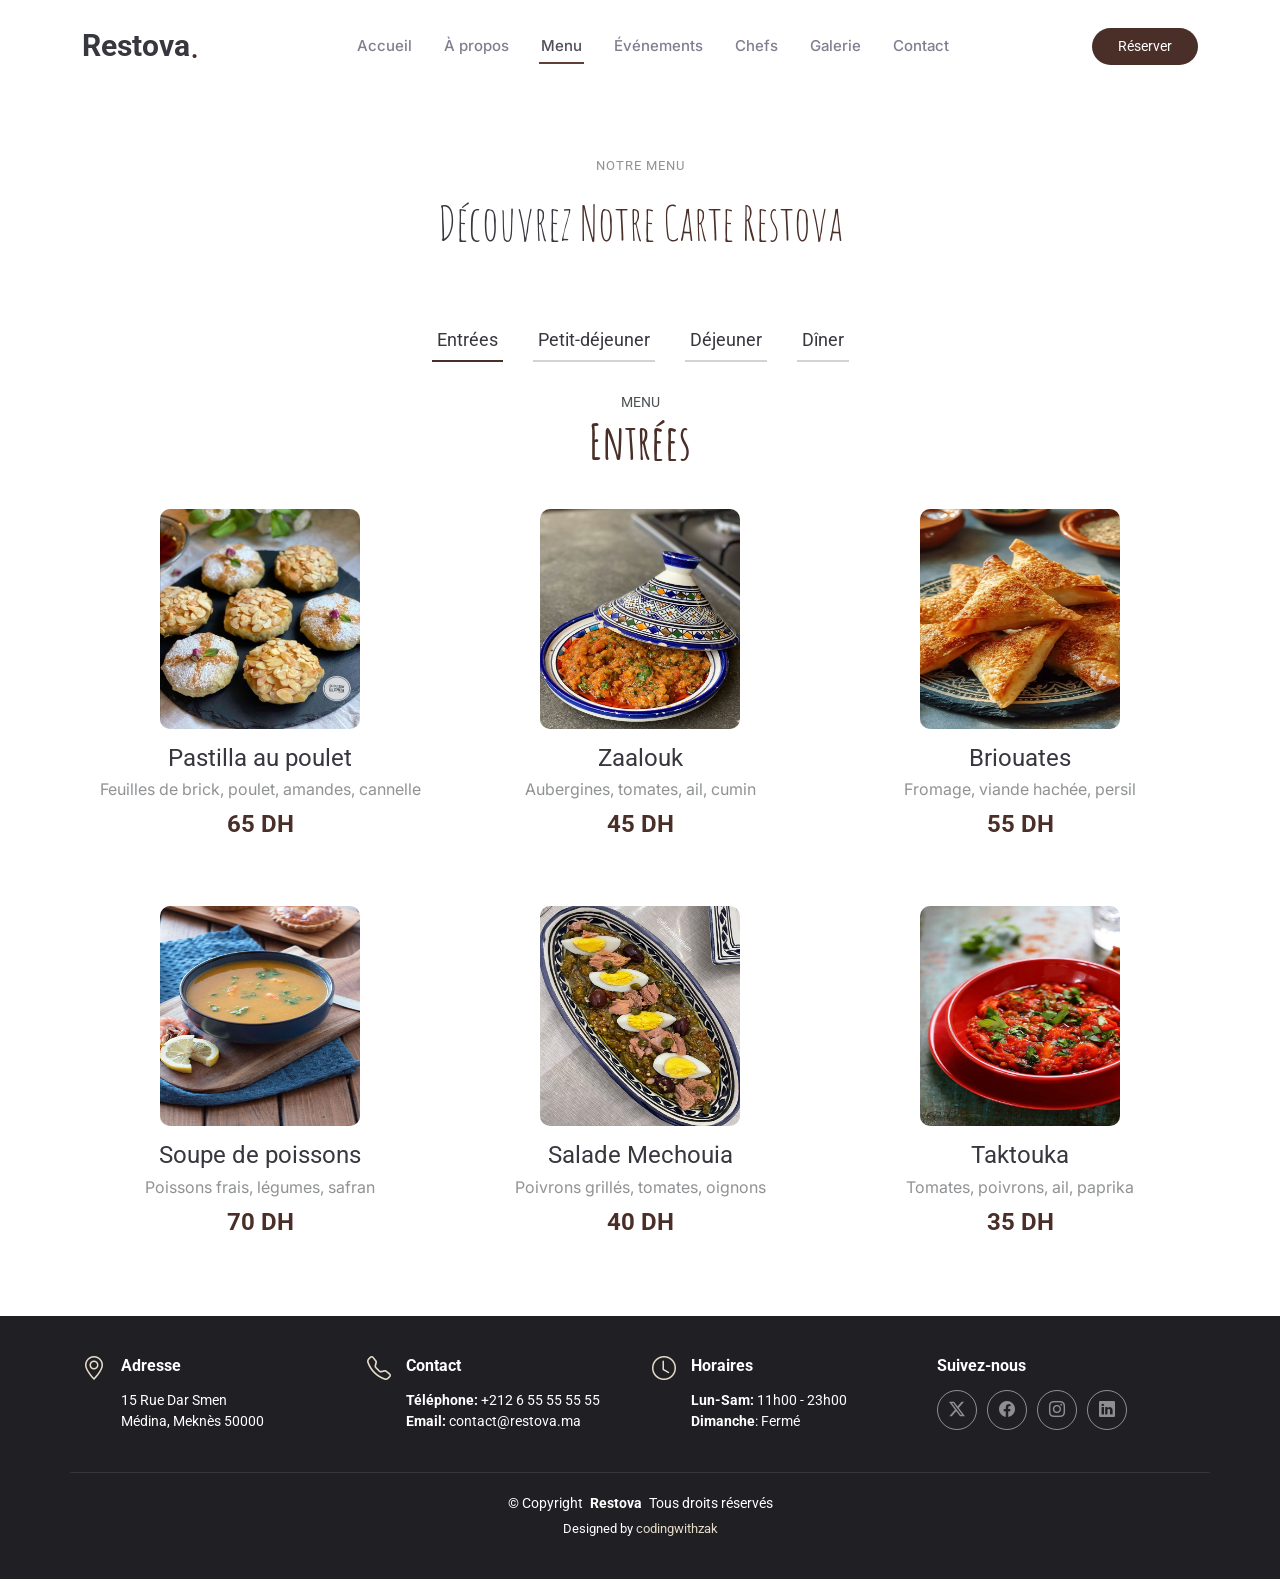
<file: menu.html>
<!DOCTYPE html>
<html lang="fr">

<head>
    <meta charset="utf-8">
    <meta content="width=device-width, initial-scale=1.0" name="viewport">
    <title>Accueil - Restova</title>
    <meta name="description" content="">
    <meta name="keywords" content="">

    <link href="assets/img/Restova/restova42.png" rel="icon">
    <link href="assets/img/Restova/restova42.png" rel="apple-touch-icon">

    <link href="https://fonts.googleapis.com" rel="preconnect">
    <link href="https://fonts.gstatic.com" rel="preconnect" crossorigin>
    <link
        href="https://fonts.googleapis.com/css2?family=Roboto:ital,wght@0,100;0,300;0,400;0,500;0,700;0,900;1,100;1,300;1,400;1,500;1,700;1,900&family=Inter:wght@100;200;300;400;500;600;700;800;900&family=Amatic+SC:wght@400;700&display=swap"
        rel="stylesheet">

    <link href="assets/vendor/bootstrap/css/bootstrap.min.css" rel="stylesheet">
    <link href="assets/vendor/bootstrap-icons/bootstrap-icons.css" rel="stylesheet">
    <link href="assets/vendor/aos/aos.css" rel="stylesheet">
    <link href="assets/vendor/glightbox/css/glightbox.min.css" rel="stylesheet">
    <link href="assets/vendor/swiper/swiper-bundle.min.css" rel="stylesheet">

    <link href="assets/css/main.css" rel="stylesheet">

</head>

<body class="index-page">

    <header id="header" class="header d-flex align-items-center sticky-top">
        <div class="container position-relative d-flex align-items-center justify-content-between">

            <a href="index.html" class="logo d-flex align-items-center me-auto me-xl-0">
                <h1 class="sitename">Restova</h1>
                <span>.</span>
            </a>

            <nav id="navmenu" class="navmenu">
                <ul>
                    <li><a href="#hero" class="active">Accueil<br></a></li>
                    <li><a href="#about">À propos</a></li>
                    <li><a href="#menu">Menu</a></li>
                    <li><a href="#events">Événements</a></li>
                    <li><a href="#chefs">Chefs</a></li>
                    <li><a href="#gallery">Galerie</a></li>
                    <!-- <li class="dropdown"><a href="#"><span>Dropdown</span> <i
                                class="bi bi-chevron-down toggle-dropdown"></i></a>
                        <ul>
                            <li><a href="#">Dropdown 1</a></li>
                            <li class="dropdown"><a href="#"><span>Dropdown Profond</span> <i
                                        class="bi bi-chevron-down toggle-dropdown"></i></a>
                                <ul>
                                    <li><a href="#">Dropdown Profond 1</a></li>
                                    <li><a href="#">Dropdown Profond 2</a></li>
                                    <li><a href="#">Dropdown Profond 3</a></li>
                                    <li><a href="#">Dropdown Profond 4</a></li>
                                    <li><a href="#">Dropdown Profond 5</a></li>
                                </ul>
                            </li>
                            <li><a href="#">Dropdown 2</a></li>
                            <li><a href="#">Dropdown 3</a></li>
                            <li><a href="#">Dropdown 4</a></li>
                        </ul>
                    </li> -->
                    <li><a href="#contact">Contact</a></li>
                </ul>
                <i class="mobile-nav-toggle d-xl-none bi bi-list"></i>
            </nav>

            <a class="btn-getstarted" href="index.html#book-a-table">Réserver</a>

        </div>
    </header>

    <main class="main">
        <section id="menu" class="menu section">
            <div class="container section-title" data-aos="fade-up">
                <h2>Notre Menu</h2>
                <p><span>Découvrez</span> <span class="description-title">Notre Carte Restova</span></p>
            </div>
            <div class="container">
                <ul class="nav nav-tabs d-flex justify-content-center" data-aos="fade-up" data-aos-delay="100">
                    <li class="nav-item">
                        <a class="nav-link active show" data-bs-toggle="tab" data-bs-target="#menu-starters">
                            <h4>Entrées</h4>
                        </a>
                    </li>
                    <li class="nav-item">
                        <a class="nav-link" data-bs-toggle="tab" data-bs-target="#menu-breakfast">
                            <h4>Petit-déjeuner</h4>
                        </a>
                    </li>
                    <li class="nav-item">
                        <a class="nav-link" data-bs-toggle="tab" data-bs-target="#menu-lunch">
                            <h4>Déjeuner</h4>
                        </a>
                    </li>
                    <li class="nav-item">
                        <a class="nav-link" data-bs-toggle="tab" data-bs-target="#menu-dinner">
                            <h4>Dîner</h4>
                        </a>
                    </li>
                </ul>

                <div class="tab-content" data-aos="fade-up" data-aos-delay="200">
                    <div class="tab-pane fade active show" id="menu-starters">
                        <div class="tab-header text-center">
                            <p>Menu</p>
                            <h3>Entrées</h3>
                        </div>
                        <div class="row gy-5">
                            <div class="col-lg-4 menu-item">
                                <a href="assets/img/menu/menu-item-1.png" class="glightbox"><img
                                        src="assets/img/menu/menu-item-1.png" class="menu-img img-fluid" alt=""></a>
                                <h4>Pastilla au poulet</h4>
                                <p class="ingredients">
                                    Feuilles de brick, poulet, amandes, cannelle
                                </p>
                                <p class="price">
                                    65 DH
                                </p>
                            </div>
                            <div class="col-lg-4 menu-item">
                                <a href="assets/img/menu/menu-item-2.png" class="glightbox"><img
                                        src="assets/img/menu/menu-item-2.png" class="menu-img img-fluid" alt=""></a>
                                <h4>Zaalouk</h4>
                                <p class="ingredients">
                                    Aubergines, tomates, ail, cumin
                                </p>
                                <p class="price">
                                    45 DH
                                </p>
                            </div>
                            <div class="col-lg-4 menu-item">
                                <a href="assets/img/menu/menu-item-3.png" class="glightbox"><img
                                        src="assets/img/menu/menu-item-3.png" class="menu-img img-fluid" alt=""></a>
                                <h4>Briouates</h4>
                                <p class="ingredients">
                                    Fromage, viande hachée, persil
                                </p>
                                <p class="price">
                                    55 DH
                                </p>
                            </div>
                            <div class="col-lg-4 menu-item">
                                <a href="assets/img/menu/menu-item-4.png" class="glightbox"><img
                                        src="assets/img/menu/menu-item-4.png" class="menu-img img-fluid" alt=""></a>
                                <h4>Soupe de poissons</h4>
                                <p class="ingredients">
                                    Poissons frais, légumes, safran
                                </p>
                                <p class="price">
                                    70 DH
                                </p>
                            </div>
                            <div class="col-lg-4 menu-item">
                                <a href="assets/img/menu/menu-item-5.png" class="glightbox"><img
                                        src="assets/img/menu/menu-item-5.png" class="menu-img img-fluid" alt=""></a>
                                <h4>Salade Mechouia</h4>
                                <p class="ingredients">
                                    Poivrons grillés, tomates, oignons
                                </p>
                                <p class="price">
                                    40 DH
                                </p>
                            </div>
                            <div class="col-lg-4 menu-item">
                                <a href="assets/img/menu/menu-item-6.png" class="glightbox"><img
                                        src="assets/img/menu/menu-item-6.png" class="menu-img img-fluid" alt=""></a>
                                <h4>Taktouka</h4>
                                <p class="ingredients">
                                    Tomates, poivrons, ail, paprika
                                </p>
                                <p class="price">
                                    35 DH
                                </p>
                            </div>
                        </div>
                    </div>

                    <div class="tab-pane fade" id="menu-breakfast">
                        <div class="tab-header text-center">
                            <p>Menu</p>
                            <h3>Petit-déjeuner</h3>
                        </div>
                        <div class="row gy-5">
                            <div class="col-lg-4 menu-item">
                                <a href="assets/img/menu/menu-item-1.png" class="glightbox"><img
                                        src="assets/img/menu/menu-item-1.png" class="menu-img img-fluid" alt=""></a>
                                <h4>Msemen</h4>
                                <p class="ingredients">
                                    Crêpes feuilletées, beurre, miel
                                </p>
                                <p class="price">
                                    25 DH
                                </p>
                            </div>
                            <div class="col-lg-4 menu-item">
                                <a href="assets/img/menu/menu-item-2.png" class="glightbox"><img
                                        src="assets/img/menu/menu-item-2.png" class="menu-img img-fluid" alt=""></a>
                                <h4>Harcha</h4>
                                <p class="ingredients">
                                    Galette de semoule, beurre, fromage
                                </p>
                                <p class="price">
                                    20 DH
                                </p>
                            </div>
                            <div class="col-lg-4 menu-item">
                                <a href="assets/img/menu/menu-item-3.png" class="glightbox"><img
                                        src="assets/img/menu/menu-item-3.png" class="menu-img img-fluid" alt=""></a>
                                <h4>Baghrir</h4>
                                <p class="ingredients">
                                    Crêpes mille trous, beurre, miel
                                </p>
                                <p class="price">
                                    25 DH
                                </p>
                            </div>
                            <div class="col-lg-4 menu-item">
                                <a href="assets/img/menu/menu-item-4.png" class="glightbox"><img
                                        src="assets/img/menu/menu-item-4.png" class="menu-img img-fluid" alt=""></a>
                                <h4>Rfissa</h4>
                                <p class="ingredients">
                                    Pain déchiré, lentilles, poulet
                                </p>
                                <p class="price">
                                    80 DH
                                </p>
                            </div>
                            <div class="col-lg-4 menu-item">
                                <a href="assets/img/menu/menu-item-5.png" class="glightbox"><img
                                        src="assets/img/menu/menu-item-5.png" class="menu-img img-fluid" alt=""></a>
                                <h4>Bissara</h4>
                                <p class="ingredients">
                                    Purée de fèves, huile d'olive, cumin
                                </p>
                                <p class="price">
                                    30 DH
                                </p>
                            </div>
                            <div class="col-lg-4 menu-item">
                                <a href="assets/img/menu/menu-item-6.png" class="glightbox"><img
                                        src="assets/img/menu/menu-item-6.png" class="menu-img img-fluid" alt=""></a>
                                <h4>Omelette</h4>
                                <p class="ingredients">
                                    Œufs, fromage, olives
                                </p>
                                <p class="price">
                                    30 DH
                                </p>
                            </div>
                        </div>
                    </div>

                    <div class="tab-pane fade" id="menu-lunch">
                        <div class="tab-header text-center">
                            <p>Menu</p>
                            <h3>Déjeuner</h3>
                        </div>
                        <div class="row gy-5">
                            <div class="col-lg-4 menu-item">
                                <a href="assets/img/menu/menu-item-1.png" class="glightbox"><img
                                        src="assets/img/menu/menu-item-1.png" class="menu-img img-fluid" alt=""></a>
                                <h4>Couscous</h4>
                                <p class="ingredients">
                                    Semoule, légumes, agneau ou poulet
                                </p>
                                <p class="price">
                                    95 DH
                                </p>
                            </div>
                            <div class="col-lg-4 menu-item">
                                <a href="assets/img/menu/menu-item-2.png" class="glightbox"><img
                                        src="assets/img/menu/menu-item-2.png" class="menu-img img-fluid" alt=""></a>
                                <h4>Tagine d'agneau</h4>
                                <p class="ingredients">
                                    Agneau, pruneaux, amandes, sésame
                                </p>
                                <p class="price">
                                    120 DH
                                </p>
                            </div>
                            <div class="col-lg-4 menu-item">
                                <a href="assets/img/menu/menu-item-3.png" class="glightbox"><img
                                        src="assets/img/menu/menu-item-3.png" class="menu-img img-fluid" alt=""></a>
                                <h4>Kefta Mkaouara</h4>
                                <p class="ingredients">
                                    Boulettes de viande, tomates, œufs
                                </p>
                                <p class="price">
                                    75 DH
                                </p>
                            </div>
                            <div class="col-lg-4 menu-item">
                                <a href="assets/img/menu/menu-item-4.png" class="glightbox"><img
                                        src="assets/img/menu/menu-item-4.png" class="menu-img img-fluid" alt=""></a>
                                <h4>Pastilla fruits de mer</h4>
                                <p class="ingredients">
                                    Fruits de mer, vermicelles, citron confit
                                </p>
                                <p class="price">
                                    130 DH
                                </p>
                            </div>
                            <div class="col-lg-4 menu-item">
                                <a href="assets/img/menu/menu-item-5.png" class="glightbox"><img
                                        src="assets/img/menu/menu-item-5.png" class="menu-img img-fluid" alt=""></a>
                                <h4>Tanjiya</h4>
                                <p class="ingredients">
                                    Viande de bœuf, conserves de citron, cumin
                                </p>
                                <p class="price">
                                    110 DH
                                </p>
                            </div>
                            <div class="col-lg-4 menu-item">
                                <a href="assets/img/menu/menu-item-6.png" class="glightbox"><img
                                        src="assets/img/menu/menu-item-6.png" class="menu-img img-fluid" alt=""></a>
                                <h4>Brochettes</h4>
                                <p class="ingredients">
                                    Viande grillée, sauce, pain
                                </p>
                                <p class="price">
                                    90 DH
                                </p>
                            </div>
                        </div>
                    </div>

                    <div class="tab-pane fade" id="menu-dinner">
                        <div class="tab-header text-center">
                            <p>Menu</p>
                            <h3>Dîner</h3>
                        </div>
                        <div class="row gy-5">
                            <div class="col-lg-4 menu-item">
                                <a href="assets/img/menu/menu-item-1.png" class="glightbox"><img
                                        src="assets/img/menu/menu-item-1.png" class="menu-img img-fluid" alt=""></a>
                                <h4>Hirissa</h4>
                                <p class="ingredients">
                                    Soupe épicée, viande, pois chiches
                                </p>
                                <p class="price">
                                    60 DH
                                </p>
                            </div>
                            <div class="col-lg-4 menu-item">
                                <a href="assets/img/menu/menu-item-2.png" class="glightbox"><img
                                        src="assets/img/menu/menu-item-2.png" class="menu-img img-fluid" alt=""></a>
                                <h4>Rfissa Trid</h4>
                                <p class="ingredients">
                                    Pain fin, poulet, lentilles
                                </p>
                                <p class="price">
                                    95 DH
                                </p>
                            </div>
                            <div class="col-lg-4 menu-item">
                                <a href="assets/img/menu/menu-item-3.png" class="glightbox"><img
                                        src="assets/img/menu/menu-item-3.png" class="menu-img img-fluid" alt=""></a>
                                <h4>Tagine de poisson</h4>
                                <p class="ingredients">
                                    Poisson, pommes de terre, sauce chermoula
                                </p>
                                <p class="price">
                                    100 DH
                                </p>
                            </div>
                            <div class="col-lg-4 menu-item">
                                <a href="assets/img/menu/menu-item-4.png" class="glightbox"><img
                                        src="assets/img/menu/menu-item-4.png" class="menu-img img-fluid" alt=""></a>
                                <h4>Méchoui</h4>
                                <p class="ingredients">
                                    Agneau rôti, cumin, sel
                                </p>
                                <p class="price">
                                    180 DH
                                </p>
                            </div>
                            <div class="col-lg-4 menu-item">
                                <a href="assets/img/menu/menu-item-5.png" class="glightbox"><img
                                        src="assets/img/menu/menu-item-5.png" class="menu-img img-fluid" alt=""></a>
                                <h4>Poulet rôti</h4>
                                <p class="ingredients">
                                    Poulet, frites, olives
                                </p>
                                <p class="price">
                                    85 DH
                                </p>
                            </div>
                            <div class="col-lg-4 menu-item">
                                <a href="assets/img/menu/menu-item-6.png" class="glightbox"><img
                                        src="assets/img/menu/menu-item-6.png" class="menu-img img-fluid" alt=""></a>
                                <h4>Bastille</h4>
                                <p class="ingredients">
                                    Feuilles de brick, poulet, fromage
                                </p>
                                <p class="price">
                                    70 DH
                                </p>
                            </div>
                        </div>
                    </div>
                </div>
            </div>
        </section>
    </main>

    <footer id="footer" class="footer dark-background">
        <div class="container">
            <div class="row gy-3">
                <div class="col-lg-3 col-md-6 d-flex">
                    <i class="bi bi-geo-alt icon"></i>
                    <div class="address">
                        <h4>Adresse</h4>
                        <p>15 Rue Dar Smen</p>
                        <p>Médina, Meknès 50000</p>
                        <p></p>
                    </div>
                </div>

                <div class="col-lg-3 col-md-6 d-flex">
                    <i class="bi bi-telephone icon"></i>
                    <div>
                        <h4>Contact</h4>
                        <p>
                            <strong>Téléphone:</strong> <span>+212 6 55 55 55 55</span><br>
                            <strong>Email:</strong> <span>contact@restova.ma</span><br>
                        </p>
                    </div>
                </div>

                <div class="col-lg-3 col-md-6 d-flex">
                    <i class="bi bi-clock icon"></i>
                    <div>
                        <h4>Horaires</h4>
                        <p>
                            <strong>Lun-Sam:</strong> <span>11h00 - 23h00</span><br>
                            <strong>Dimanche</strong>: <span>Fermé</span>
                        </p>
                    </div>
                </div>

                <div class="col-lg-3 col-md-6">
                    <h4>Suivez-nous</h4>
                    <div class="social-links d-flex">
                        <a href="#" class="twitter"><i class="bi bi-twitter-x"></i></a>
                        <a href="#" class="facebook"><i class="bi bi-facebook"></i></a>
                        <a href="#" class="instagram"><i class="bi bi-instagram"></i></a>
                        <a href="#" class="linkedin"><i class="bi bi-linkedin"></i></a>
                    </div>
                </div>
            </div>
        </div>

        <div class="container copyright text-center mt-4">
            <p>© <span>Copyright</span> <strong class="px-1 sitename">Restova</strong> <span>Tous droits réservés</span>
            </p>
            <div class="credits">
                Designed by <a href="">codingwithzak</a>
            </div>
        </div>
    </footer>

    <a href="#" id="scroll-top" class="scroll-top d-flex align-items-center justify-content-center"><i
            class="bi bi-arrow-up-short"></i></a>

    <div id="preloader"></div>

    <script src="assets/vendor/bootstrap/js/bootstrap.bundle.min.js"></script>
    <script src="assets/vendor/php-email-form/validate.js"></script>
    <script src="assets/vendor/aos/aos.js"></script>
    <script src="assets/vendor/glightbox/js/glightbox.min.js"></script>
    <script src="assets/vendor/purecounter/purecounter_vanilla.js"></script>
    <script src="assets/vendor/swiper/swiper-bundle.min.js"></script>

    <script src="assets/js/main.js"></script>

</body>

</html>
</file>
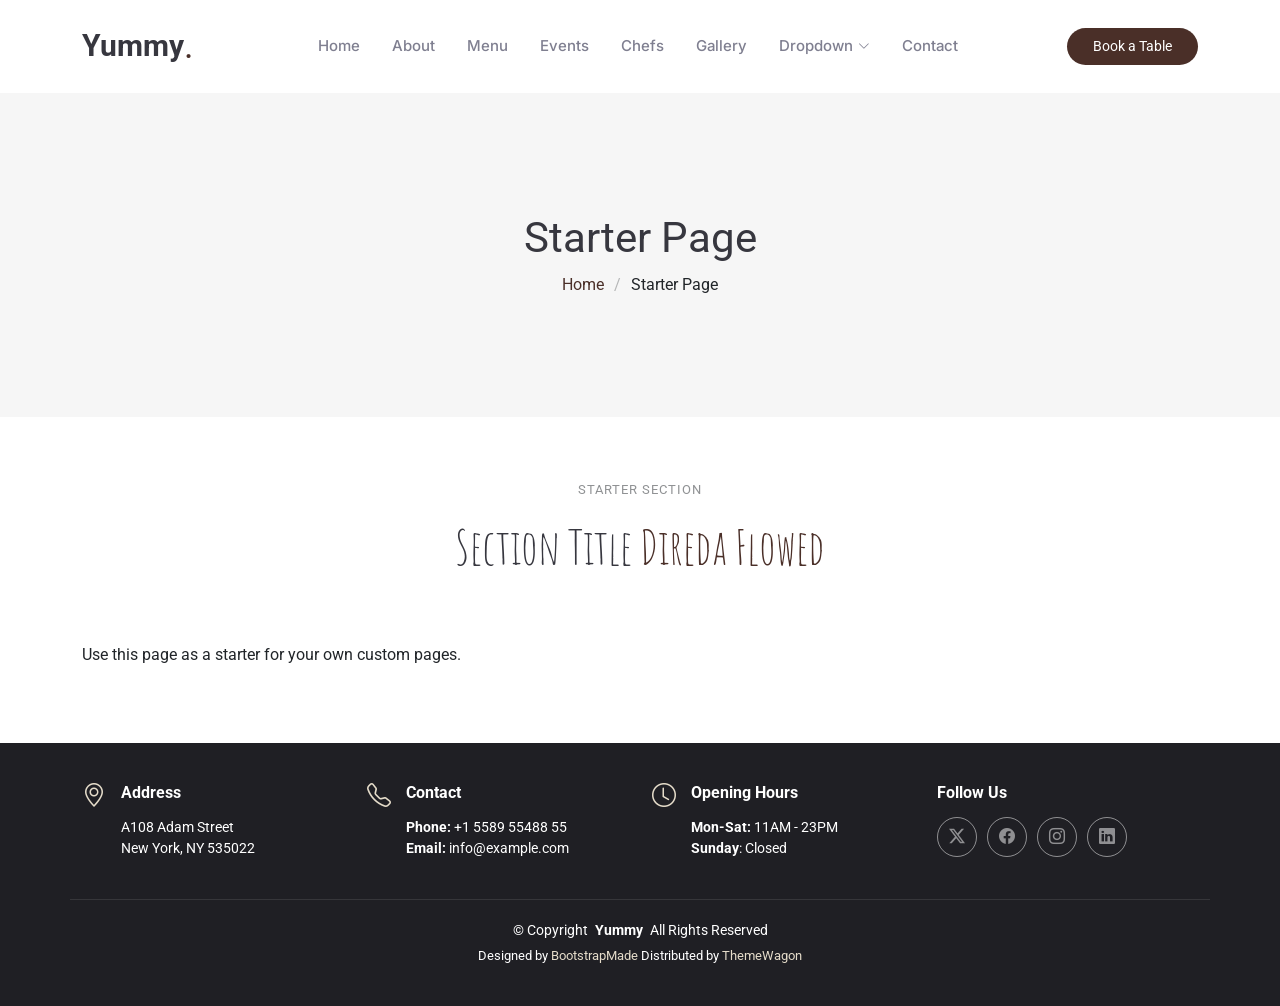
<file: starter-page.html>
<!DOCTYPE html>
<html lang="en">

<head>
  <meta charset="utf-8">
  <meta content="width=device-width, initial-scale=1.0" name="viewport">
  <title>Starter Page - Yummy Bootstrap Template</title>
  <meta name="description" content="">
  <meta name="keywords" content="">

  <!-- Favicons -->
  <link href="assets/img/favicon.png" rel="icon">
  <link href="assets/img/apple-touch-icon.png" rel="apple-touch-icon">

  <!-- Fonts -->
  <link href="https://fonts.googleapis.com" rel="preconnect">
  <link href="https://fonts.gstatic.com" rel="preconnect" crossorigin>
  <link href="https://fonts.googleapis.com/css2?family=Roboto:ital,wght@0,100;0,300;0,400;0,500;0,700;0,900;1,100;1,300;1,400;1,500;1,700;1,900&family=Inter:wght@100;200;300;400;500;600;700;800;900&family=Amatic+SC:wght@400;700&display=swap" rel="stylesheet">

  <!-- Vendor CSS Files -->
  <link href="assets/vendor/bootstrap/css/bootstrap.min.css" rel="stylesheet">
  <link href="assets/vendor/bootstrap-icons/bootstrap-icons.css" rel="stylesheet">
  <link href="assets/vendor/aos/aos.css" rel="stylesheet">
  <link href="assets/vendor/glightbox/css/glightbox.min.css" rel="stylesheet">
  <link href="assets/vendor/swiper/swiper-bundle.min.css" rel="stylesheet">

  <!-- Main CSS File -->
  <link href="assets/css/main.css" rel="stylesheet">

  <!-- =======================================================
  * Template Name: Yummy
  * Template URL: https://bootstrapmade.com/yummy-bootstrap-restaurant-website-template/
  * Updated: Aug 07 2024 with Bootstrap v5.3.3
  * Author: BootstrapMade.com
  * License: https://bootstrapmade.com/license/
  ======================================================== -->
</head>

<body class="starter-page-page">

  <header id="header" class="header d-flex align-items-center sticky-top">
    <div class="container position-relative d-flex align-items-center justify-content-between">

      <a href="index.html" class="logo d-flex align-items-center me-auto me-xl-0">
        <!-- Uncomment the line below if you also wish to use an image logo -->
        <!-- <img src="assets/img/logo.png" alt=""> -->
        <h1 class="sitename">Yummy</h1>
        <span>.</span>
      </a>

      <nav id="navmenu" class="navmenu">
        <ul>
          <li><a href="#hero">Home<br></a></li>
          <li><a href="#about">About</a></li>
          <li><a href="#menu">Menu</a></li>
          <li><a href="#events">Events</a></li>
          <li><a href="#chefs">Chefs</a></li>
          <li><a href="#gallery">Gallery</a></li>
          <li class="dropdown"><a href="#"><span>Dropdown</span> <i class="bi bi-chevron-down toggle-dropdown"></i></a>
            <ul>
              <li><a href="#">Dropdown 1</a></li>
              <li class="dropdown"><a href="#"><span>Deep Dropdown</span> <i class="bi bi-chevron-down toggle-dropdown"></i></a>
                <ul>
                  <li><a href="#">Deep Dropdown 1</a></li>
                  <li><a href="#">Deep Dropdown 2</a></li>
                  <li><a href="#">Deep Dropdown 3</a></li>
                  <li><a href="#">Deep Dropdown 4</a></li>
                  <li><a href="#">Deep Dropdown 5</a></li>
                </ul>
              </li>
              <li><a href="#">Dropdown 2</a></li>
              <li><a href="#">Dropdown 3</a></li>
              <li><a href="#">Dropdown 4</a></li>
            </ul>
          </li>
          <li><a href="#contact">Contact</a></li>
        </ul>
        <i class="mobile-nav-toggle d-xl-none bi bi-list"></i>
      </nav>

      <a class="btn-getstarted" href="index.html#book-a-table">Book a Table</a>

    </div>
  </header>

  <main class="main">

    <!-- Page Title -->
    <div class="page-title" data-aos="fade">
      <div class="container">
        <h1>Starter Page</h1>
        <nav class="breadcrumbs">
          <ol>
            <li><a href="index.html">Home</a></li>
            <li class="current">Starter Page</li>
          </ol>
        </nav>
      </div>
    </div><!-- End Page Title -->

    <!-- Starter Section Section -->
    <section id="starter-section" class="starter-section section">

      <!-- Section Title -->
      <div class="container section-title" data-aos="fade-up">
        <h2>Starter Section</h2>
        <p><span>Section Title</span> <span class="description-title">Direda Flowed</span></p>
      </div><!-- End Section Title -->

      <div class="container" data-aos="fade-up">
        <p>Use this page as a starter for your own custom pages.</p>
      </div>

    </section><!-- /Starter Section Section -->

  </main>

  <footer id="footer" class="footer dark-background">

    <div class="container">
      <div class="row gy-3">
        <div class="col-lg-3 col-md-6 d-flex">
          <i class="bi bi-geo-alt icon"></i>
          <div class="address">
            <h4>Address</h4>
            <p>A108 Adam Street</p>
            <p>New York, NY 535022</p>
            <p></p>
          </div>

        </div>

        <div class="col-lg-3 col-md-6 d-flex">
          <i class="bi bi-telephone icon"></i>
          <div>
            <h4>Contact</h4>
            <p>
              <strong>Phone:</strong> <span>+1 5589 55488 55</span><br>
              <strong>Email:</strong> <span>info@example.com</span><br>
            </p>
          </div>
        </div>

        <div class="col-lg-3 col-md-6 d-flex">
          <i class="bi bi-clock icon"></i>
          <div>
            <h4>Opening Hours</h4>
            <p>
              <strong>Mon-Sat:</strong> <span>11AM - 23PM</span><br>
              <strong>Sunday</strong>: <span>Closed</span>
            </p>
          </div>
        </div>

        <div class="col-lg-3 col-md-6">
          <h4>Follow Us</h4>
          <div class="social-links d-flex">
            <a href="#" class="twitter"><i class="bi bi-twitter-x"></i></a>
            <a href="#" class="facebook"><i class="bi bi-facebook"></i></a>
            <a href="#" class="instagram"><i class="bi bi-instagram"></i></a>
            <a href="#" class="linkedin"><i class="bi bi-linkedin"></i></a>
          </div>
        </div>

      </div>
    </div>

    <div class="container copyright text-center mt-4">
      <p>© <span>Copyright</span> <strong class="px-1 sitename">Yummy</strong> <span>All Rights Reserved</span></p>
      <div class="credits">
        Designed by <a href="https://bootstrapmade.com/">BootstrapMade</a> Distributed by <a href="https://themewagon.com">ThemeWagon</a>
      </div>
    </div>

  </footer>

  <!-- Scroll Top -->
  <a href="#" id="scroll-top" class="scroll-top d-flex align-items-center justify-content-center"><i class="bi bi-arrow-up-short"></i></a>

  <!-- Preloader -->
  <div id="preloader"></div>

  <!-- Vendor JS Files -->
  <script src="assets/vendor/bootstrap/js/bootstrap.bundle.min.js"></script>
  <script src="assets/vendor/php-email-form/validate.js"></script>
  <script src="assets/vendor/aos/aos.js"></script>
  <script src="assets/vendor/glightbox/js/glightbox.min.js"></script>
  <script src="assets/vendor/purecounter/purecounter_vanilla.js"></script>
  <script src="assets/vendor/swiper/swiper-bundle.min.js"></script>

  <!-- Main JS File -->
  <script src="assets/js/main.js"></script>

</body>

</html>
</file>
<file: assets/css/main.css>
/**
* Template Name: Yummy
* Template URL: https://bootstrapmade.com/yummy-bootstrap-restaurant-website-template/
* Updated: Aug 07 2024 with Bootstrap v5.3.3
* Author: BootstrapMade.com
* License: https://bootstrapmade.com/license/
*/

/*--------------------------------------------------------------
# Font & Color Variables
# Help: https://bootstrapmade.com/color-system/
--------------------------------------------------------------*/
/* Fonts */
:root {
  --default-font: "Roboto",  system-ui, -apple-system, "Segoe UI", Roboto, "Helvetica Neue", Arial, "Noto Sans", "Liberation Sans", sans-serif, "Apple Color Emoji", "Segoe UI Emoji", "Segoe UI Symbol", "Noto Color Emoji";
  --heading-font: "Amatic SC",  sans-serif;
  --nav-font: "Inter",  sans-serif;
}

/* Global Colors - The following color variables are used throughout the website. Updating them here will change the color scheme of the entire website */
:root { 
  --background-color: #ffffff; /* Background color for the entire website, including individual sections */
  --default-color: #212529; /* Default color used for the majority of the text content across the entire website */
  --heading-color: #37373f; /* Color for headings, subheadings and title throughout the website */
  --accent-color: #4a2f28; /* Accent color that represents your brand on the website. It's used for buttons, links, and other elements that need to stand out */
  --second-color: #e5dcca;
  --surface-color: #ffffff; /* The surface color is used as a background of boxed elements within sections, such as cards, icon boxes, or other elements that require a visual separation from the global background. */
  --contrast-color: #ffffff; /* Contrast color for text, ensuring readability against backgrounds of accent, heading, or default colors. */
}

/* Nav Menu Colors - The following color variables are used specifically for the navigation menu. They are separate from the global colors to allow for more customization options */
:root {
  --nav-color: #7f7f90;  /* The default color of the main navmenu links */
  --nav-hover-color: #623f36; /* Applied to main navmenu links when they are hovered over or active */
  --nav-mobile-background-color: #ffffff; /* Used as the background color for mobile navigation menu */
  --nav-dropdown-background-color: #ffffff; /* Used as the background color for dropdown items that appear when hovering over primary navigation items */
  --nav-dropdown-color: #7f7f90; /* Used for navigation links of the dropdown items in the navigation menu. */
  --nav-dropdown-hover-color: #623f36; /* Similar to --nav-hover-color, this color is applied to dropdown navigation links when they are hovered over. */
}

/* Color Presets - These classes override global colors when applied to any section or element, providing reuse of the sam color scheme. */

.light-background {
  --background-color: #f2f2f2;
  --surface-color: #ffffff;
}

.dark-background {
  --background-color: #1f1f24;
  --default-color: #ffffff;
  --heading-color: #ffffff;
  --surface-color: #37373f;
  --contrast-color: #ffffff;
}

/* Smooth scroll */
:root {
  scroll-behavior: smooth;
}

/*--------------------------------------------------------------
# General Styling & Shared Classes
--------------------------------------------------------------*/
body {
  color: var(--default-color);
  background-color: var(--background-color);
  font-family: var(--default-font);
}

a {
  color: var(--accent-color);
  text-decoration: none;
  transition: 0.3s;
}

a:hover {
  color: color-mix(in srgb, var(--accent-color), transparent 25%);
  text-decoration: none;
}

h1,
h2,
h3,
h4,
h5,
h6 {
  color: var(--heading-color);
  font-family: var(--heading-font);
}

/* Pulsating Play Button
------------------------------*/
.pulsating-play-btn {
  width: 94px;
  height: 94px;
  background: radial-gradient(var(--accent-color) 50%, color-mix(in srgb, var(--accent-color), transparent 75%) 52%);
  border-radius: 50%;
  display: block;
  position: relative;
  overflow: hidden;
}

.pulsating-play-btn:before {
  content: "";
  position: absolute;
  width: 120px;
  height: 120px;
  animation-delay: 0s;
  animation: pulsate-play-btn 2s;
  animation-direction: forwards;
  animation-iteration-count: infinite;
  animation-timing-function: steps;
  opacity: 1;
  border-radius: 50%;
  border: 5px solid color-mix(in srgb, var(--accent-color), transparent 30%);
  top: -15%;
  left: -15%;
  background: rgba(198, 16, 0, 0);
}

.pulsating-play-btn:after {
  content: "";
  position: absolute;
  left: 50%;
  top: 50%;
  transform: translateX(-40%) translateY(-50%);
  width: 0;
  height: 0;
  border-top: 10px solid transparent;
  border-bottom: 10px solid transparent;
  border-left: 15px solid #fff;
  z-index: 100;
  transition: all 400ms cubic-bezier(0.55, 0.055, 0.675, 0.19);
}

.pulsating-play-btn:hover:before {
  content: "";
  position: absolute;
  left: 50%;
  top: 50%;
  transform: translateX(-40%) translateY(-50%);
  width: 0;
  height: 0;
  border: none;
  border-top: 10px solid transparent;
  border-bottom: 10px solid transparent;
  border-left: 15px solid #fff;
  z-index: 200;
  animation: none;
  border-radius: 0;
}

.pulsating-play-btn:hover:after {
  border-left: 15px solid var(--accent-color);
  transform: scale(20);
}

@keyframes pulsate-play-btn {
  0% {
    transform: scale(0.6, 0.6);
    opacity: 1;
  }

  100% {
    transform: scale(1, 1);
    opacity: 0;
  }
}

/* PHP Email Form Messages
------------------------------*/
.php-email-form .error-message {
  display: none;
  background: #df1529;
  color: #ffffff;
  text-align: left;
  padding: 15px;
  margin-bottom: 24px;
  font-weight: 600;
}

.php-email-form .sent-message {
  display: none;
  color: #ffffff;
  background: #059652;
  text-align: center;
  padding: 15px;
  margin-bottom: 24px;
  font-weight: 600;
}

.php-email-form .loading {
  display: none;
  background: var(--surface-color);
  text-align: center;
  padding: 15px;
  margin-bottom: 24px;
}

.php-email-form .loading:before {
  content: "";
  display: inline-block;
  border-radius: 50%;
  width: 24px;
  height: 24px;
  margin: 0 10px -6px 0;
  border: 3px solid var(--accent-color);
  border-top-color: var(--surface-color);
  animation: php-email-form-loading 1s linear infinite;
}

@keyframes php-email-form-loading {
  0% {
    transform: rotate(0deg);
  }

  100% {
    transform: rotate(360deg);
  }
}

/*--------------------------------------------------------------
# Global Header
--------------------------------------------------------------*/
.header {
  color: var(--default-color);
  background-color: var(--background-color);
  padding: 20px 0;
  transition: all 0.5s;
  z-index: 997;
}

.header .logo {
  line-height: 1;
}

.header .logo img {
  max-height: 36px;
  margin-right: 8px;
}

.header .logo h1 {
  font-size: 30px;
  margin: 0;
  font-weight: 700;
  color: var(--heading-color);
  font-family: var(--default-font);
}

.header .logo span {
  color: var(--accent-color);
  font-size: 36px;
}

.header .btn-getstarted,
.header .btn-getstarted:focus {
  color: var(--contrast-color);
  background: var(--accent-color);
  font-size: 14px;
  padding: 8px 26px;
  margin: 0;
  border-radius: 50px;
  transition: 0.3s;
}

.header .btn-getstarted:hover,
.header .btn-getstarted:focus:hover {
  color: var(--contrast-color);
  background: color-mix(in srgb, var(--accent-color), transparent 15%);
}

@media (max-width: 1200px) {
  .header .logo {
    order: 1;
  }

  .header .btn-getstarted {
    order: 2;
    margin: 0 15px 0 0;
    padding: 6px 20px;
  }

  .header .navmenu {
    order: 3;
  }
}

.scrolled .header {
  box-shadow: 0px 0 18px rgba(0, 0, 0, 0.1);
}

/*--------------------------------------------------------------
# Navigation Menu
--------------------------------------------------------------*/
/* Desktop Navigation */
@media (min-width: 1200px) {
  .navmenu {
    padding: 0;
  }

  .navmenu ul {
    margin: 0;
    padding: 0;
    display: flex;
    list-style: none;
    align-items: center;
  }

  .navmenu li {
    position: relative;
  }

  .navmenu>ul>li {
    white-space: nowrap;
    padding: 15px 14px;
  }

  .navmenu>ul>li:last-child {
    padding-right: 0;
  }

  .navmenu a,
  .navmenu a:focus {
    color: var(--nav-color);
    font-size: 15px;
    padding: 0 2px;
    font-family: var(--nav-font);
    font-weight: 500;
    display: flex;
    align-items: center;
    justify-content: space-between;
    white-space: nowrap;
    transition: 0.3s;
    position: relative;
  }

  .navmenu a i,
  .navmenu a:focus i {
    font-size: 12px;
    line-height: 0;
    margin-left: 5px;
    transition: 0.3s;
  }

  .navmenu>ul>li>a:before {
    content: "";
    position: absolute;
    height: 2px;
    bottom: -6px;
    left: 0;
    background-color: var(--nav-hover-color);
    visibility: hidden;
    width: 0px;
    transition: all 0.3s ease-in-out 0s;
  }

  .navmenu a:hover:before,
  .navmenu li:hover>a:before,
  .navmenu .active:before {
    visibility: visible;
    width: 100%;
  }

  .navmenu li:hover>a,
  .navmenu .active,
  .navmenu .active:focus {
    color: color-mix(in srgb, var(--nav-color) 80%, black 50%);
  }

  .navmenu .dropdown ul {
    margin: 0;
    padding: 10px 0;
    background: var(--nav-dropdown-background-color);
    display: block;
    position: absolute;
    visibility: hidden;
    left: 14px;
    top: 130%;
    opacity: 0;
    transition: 0.3s;
    border-radius: 4px;
    z-index: 99;
    box-shadow: 0px 0px 30px rgba(0, 0, 0, 0.1);
  }

  .navmenu .dropdown ul li {
    min-width: 200px;
  }

  .navmenu .dropdown ul a {
    padding: 10px 20px;
    font-size: 15px;
    text-transform: none;
    color: var(--nav-dropdown-color);
  }

  .navmenu .dropdown ul a i {
    font-size: 12px;
  }

  .navmenu .dropdown ul a:hover,
  .navmenu .dropdown ul .active:hover,
  .navmenu .dropdown ul li:hover>a {
    color: var(--nav-dropdown-hover-color);
  }

  .navmenu .dropdown:hover>ul {
    opacity: 1;
    top: 100%;
    visibility: visible;
  }

  .navmenu .dropdown .dropdown ul {
    top: 0;
    left: -90%;
    visibility: hidden;
  }

  .navmenu .dropdown .dropdown:hover>ul {
    opacity: 1;
    top: 0;
    left: -100%;
    visibility: visible;
  }
}

/* Mobile Navigation */
@media (max-width: 1199px) {
  .mobile-nav-toggle {
    color: var(--nav-color);
    font-size: 28px;
    line-height: 0;
    margin-right: 10px;
    cursor: pointer;
    transition: color 0.3s;
  }

  .navmenu {
    padding: 0;
    z-index: 9997;
  }

  .navmenu ul {
    display: none;
    list-style: none;
    position: absolute;
    inset: 60px 20px 20px 20px;
    padding: 10px 0;
    margin: 0;
    border-radius: 6px;
    background-color: var(--nav-mobile-background-color);
    border: 1px solid color-mix(in srgb, var(--default-color), transparent 90%);
    box-shadow: none;
    overflow-y: auto;
    transition: 0.3s;
    z-index: 9998;
  }

  .navmenu a,
  .navmenu a:focus {
    color: var(--nav-dropdown-color);
    padding: 10px 20px;
    font-family: var(--nav-font);
    font-size: 17px;
    font-weight: 500;
    display: flex;
    align-items: center;
    justify-content: space-between;
    white-space: nowrap;
    transition: 0.3s;
  }

  .navmenu a i,
  .navmenu a:focus i {
    font-size: 12px;
    line-height: 0;
    margin-left: 5px;
    width: 30px;
    height: 30px;
    display: flex;
    align-items: center;
    justify-content: center;
    border-radius: 50%;
    transition: 0.3s;
    background-color: color-mix(in srgb, var(--accent-color), transparent 90%);
  }

  .navmenu a i:hover,
  .navmenu a:focus i:hover {
    background-color: var(--accent-color);
    color: var(--contrast-color);
  }

  .navmenu a:hover,
  .navmenu .active,
  .navmenu .active:focus {
    color: var(--nav-dropdown-hover-color);
  }

  .navmenu .active i,
  .navmenu .active:focus i {
    background-color: var(--accent-color);
    color: var(--contrast-color);
    transform: rotate(180deg);
  }

  .navmenu .dropdown ul {
    position: static;
    display: none;
    z-index: 99;
    padding: 10px 0;
    margin: 10px 20px;
    background-color: var(--nav-dropdown-background-color);
    transition: all 0.5s ease-in-out;
  }

  .navmenu .dropdown ul ul {
    background-color: rgba(33, 37, 41, 0.1);
  }

  .navmenu .dropdown>.dropdown-active {
    display: block;
    background-color: rgba(33, 37, 41, 0.03);
  }

  .mobile-nav-active {
    overflow: hidden;
  }

  .mobile-nav-active .mobile-nav-toggle {
    color: #fff;
    position: absolute;
    font-size: 32px;
    top: 15px;
    right: 15px;
    margin-right: 0;
    z-index: 9999;
  }

  .mobile-nav-active .navmenu {
    position: fixed;
    overflow: hidden;
    inset: 0;
    background: rgba(33, 37, 41, 0.8);
    transition: 0.3s;
  }

  .mobile-nav-active .navmenu>ul {
    display: block;
  }
}

/*--------------------------------------------------------------
# Global Footer
--------------------------------------------------------------*/
.footer {
  --heading-font: var(--default-font);
  color: var(--default-color);
  background-color: var(--background-color);
  font-size: 14px;
  padding: 40px 0;
  position: relative;
}

.footer .icon {
  color: var(--second-color);
  margin-right: 15px;
  font-size: 24px;
  line-height: 0;
}

.footer h4 {
  font-size: 16px;
  font-weight: 700;
  margin-bottom: 15px;
}

.footer .address p {
  margin-bottom: 0px;
}

.footer .social-links a {
  display: flex;
  align-items: center;
  justify-content: center;
  width: 40px;
  height: 40px;
  border-radius: 50%;
  border: 1px solid color-mix(in srgb, var(--default-color), transparent 50%);
  font-size: 16px;
  color: color-mix(in srgb, var(--default-color), transparent 50%);
  margin-right: 10px;
  transition: 0.3s;
}

.footer .social-links a:hover {
  color: var(--second-color);
  border-color: var(--second-color);
}

.footer .copyright {
  padding-top: 20px;
  border-top: 1px solid color-mix(in srgb, var(--default-color), transparent 90%);
}

.footer .copyright p {
  margin-bottom: 0;
}

.footer .credits {
  margin-top: 5px;
  font-size: 13px;
}
.footer .credits a{
  color: var(--second-color);
}

/*--------------------------------------------------------------
# Preloader
--------------------------------------------------------------*/
#preloader {
  position: fixed;
  inset: 0;
  z-index: 9999;
  overflow: hidden;
  background-color: var(--background-color);
  transition: all 0.6s ease-out;
  width: 100%;
  height: 100vh;
}

#preloader:before,
#preloader:after {
  content: "";
  position: absolute;
  border: 4px solid var(--accent-color);
  border-radius: 50%;
  animation: animate-preloader 2s cubic-bezier(0, 0.2, 0.8, 1) infinite;
}

#preloader:after {
  animation-delay: -0.5s;
}

@keyframes animate-preloader {
  0% {
    width: 10px;
    height: 10px;
    top: calc(50% - 5px);
    left: calc(50% - 5px);
    opacity: 1;
  }

  100% {
    width: 72px;
    height: 72px;
    top: calc(50% - 36px);
    left: calc(50% - 36px);
    opacity: 0;
  }
}

/*--------------------------------------------------------------
# Scroll Top Button
--------------------------------------------------------------*/
.scroll-top {
  position: fixed;
  visibility: hidden;
  opacity: 0;
  right: 15px;
  bottom: -15px;
  z-index: 99999;
  background-color: var(--accent-color);
  width: 44px;
  height: 44px;
  border-radius: 50px;
  transition: all 0.4s;
}

.scroll-top i {
  font-size: 24px;
  color: var(--contrast-color);
  line-height: 0;
}

.scroll-top:hover {
  background-color: color-mix(in srgb, var(--accent-color), transparent 20%);
  color: var(--contrast-color);
}

.scroll-top.active {
  visibility: visible;
  opacity: 1;
  bottom: 15px;
}

/*--------------------------------------------------------------
# Disable aos animation delay on mobile devices
--------------------------------------------------------------*/
@media screen and (max-width: 768px) {
  [data-aos-delay] {
    transition-delay: 0 !important;
  }
}

/*--------------------------------------------------------------
# Global Page Titles & Breadcrumbs
--------------------------------------------------------------*/
.page-title {
  --background-color: color-mix(in srgb, var(--default-color), transparent 96%);
  color: var(--default-color);
  background-color: var(--background-color);
  padding: 120px 0;
  text-align: center;
  position: relative;
}

.page-title h1 {
  font-size: 42px;
  font-weight: 400;
  margin-bottom: 10px;
  font-family: var(--default-font);
}

.page-title .breadcrumbs ol {
  display: flex;
  flex-wrap: wrap;
  list-style: none;
  justify-content: center;
  padding: 0;
  margin: 0;
  font-size: 16px;
  font-weight: 400;
}

.page-title .breadcrumbs ol li+li {
  padding-left: 10px;
}

.page-title .breadcrumbs ol li+li::before {
  content: "/";
  display: inline-block;
  padding-right: 10px;
  color: color-mix(in srgb, var(--default-color), transparent 70%);
}

/*--------------------------------------------------------------
# Global Sections
--------------------------------------------------------------*/
section,
.section {
  color: var(--default-color);
  background-color: var(--background-color);
  padding: 60px 0;
  scroll-margin-top: 92px;
  overflow: clip;
}

@media (max-width: 1199px) {

  section,
  .section {
    scroll-margin-top: 56px;
  }
}

/*--------------------------------------------------------------
# Global Section Titles
--------------------------------------------------------------*/
.section-title {
  text-align: center;
  padding-bottom: 60px;
  position: relative;
}

.section-title h2 {
  font-size: 13px;
  letter-spacing: 1px;
  font-weight: 400;
  padding: 0;
  margin: 0;
  color: color-mix(in srgb, var(--default-color), transparent 50%);
  display: inline-block;
  text-transform: uppercase;
  font-family: var(--default-font);
}

.section-title p {
  color: var(--heading-color);
  margin: 10px 0 0 0;
  font-size: 48px;
  font-weight: 500;
  font-family: var(--heading-font);
}

.section-title p .description-title {
  color: var(--accent-color);
}

/*--------------------------------------------------------------
# Hero Section
--------------------------------------------------------------*/
.hero {
  width: 100%;
  min-height: 60vh;
  position: relative;
  padding: 60px 0;
  display: flex;
  align-items: center;
}

.hero h1 {
  margin: 0;
  font-size: 64px;
  font-weight: 700;
}

.hero p {
  color: color-mix(in srgb, var(--default-color), transparent 30%);
  margin: 5px 0 30px 0;
  font-size: 20px;
  font-weight: 400;
}

.hero .btn-get-started {
  color: var(--contrast-color);
  background: var(--accent-color);
  font-weight: 400;
  font-size: 15px;
  letter-spacing: 1px;
  display: inline-block;
  padding: 10px 28px 12px 28px;
  border-radius: 50px;
  transition: 0.5s;
  box-shadow: 0 8px 28px rgba(0, 0, 0, 0.1);
}

.hero .btn-get-started:hover {
  color: var(--contrast-color);
  background: color-mix(in srgb, var(--accent-color), transparent 15%);
  box-shadow: 0 8px 28px rgba(0, 0, 0, 0.1);
}

.hero .btn-watch-video {
  font-size: 16px;
  transition: 0.5s;
  margin-left: 25px;
  color: var(--default-color);
  font-weight: 500;
}

.hero .btn-watch-video i {
  color: var(--accent-color);
  font-size: 32px;
  transition: 0.3s;
  line-height: 0;
  margin-right: 8px;
}

.hero .btn-watch-video:hover {
  color: var(--accent-color);
}

.hero .btn-watch-video:hover i {
  color: color-mix(in srgb, var(--accent-color), transparent 15%);
}

.hero .animated {
  animation: up-down 2s ease-in-out infinite alternate-reverse both;
}

@media (max-width: 640px) {
  .hero h1 {
    font-size: 28px;
    line-height: 36px;
  }

  .hero p {
    font-size: 18px;
    line-height: 24px;
    margin-bottom: 30px;
  }

  .hero .btn-get-started,
  .hero .btn-watch-video {
    font-size: 13px;
  }
}

@keyframes up-down {
  0% {
    transform: translateY(10px);
  }

  100% {
    transform: translateY(-10px);
  }
}

/*--------------------------------------------------------------
# About Section
--------------------------------------------------------------*/
.about h3 {
  font-weight: 700;
  font-size: 28px;
  margin-bottom: 20px;
}

.about .book-a-table {
  text-align: center;
  border: 4px solid color-mix(in srgb, var(--default-color), transparent 30%);
  padding: 22px;
}

.about .book-a-table h3 {
  font-family: var(--default-font);
  margin: 0 0 0 0;
  font-size: 24px;
}

.about .book-a-table p {
  color: var(--accent-color);
  font-weight: 500;
  font-size: 28px;
  margin: 0;
}

.about .fst-italic {
  color: color-mix(in srgb, var(--default-color), var(--contrast-color) 50%);
}

.about .content ul {
  list-style: none;
  padding: 0;
}

.about .content ul li {
  padding: 0 0 10px 30px;
  position: relative;
}

.about .content ul i {
  position: absolute;
  font-size: 20px;
  left: 0;
  top: -3px;
  color: var(--accent-color);
}

.about .content p:last-child {
  margin-bottom: 0;
}

.about .pulsating-play-btn {
  position: absolute;
  left: calc(50% - 47px);
  top: calc(50% - 47px);
}

/*--------------------------------------------------------------
# Why Us Section
--------------------------------------------------------------*/
.why-us .why-box {
  color: var(--contrast-color);
  background: var(--accent-color);
  padding: 30px;
}

.why-us .why-box h3 {
  color: var(--contrast-color);
  font-family: var(--default-font);
  font-weight: 700;
  font-size: 34px;
  margin-bottom: 30px;
}

.why-us .why-box p {
  margin-bottom: 30px;
}

.why-us .why-box .more-btn {
  display: inline-block;
  background: color-mix(in srgb, var(--contrast-color), transparent 85%);
  padding: 8px 40px 10px 40px;
  color: var(--contrast-color);
  transition: all ease-in-out 0.4s;
  border-radius: 50px;
}

.why-us .why-box .more-btn i {
  font-size: 14px;
}

.why-us .why-box .more-btn:hover {
  color: var(--accent-color);
  background: var(--surface-color);
}

.why-us .icon-box {
  background-color: var(--surface-color);
  text-align: center;
  padding: 40px 30px;
  width: 100%;
  height: 100%;
  border: 1px solid color-mix(in srgb, var(--default-color), transparent 90%);
}

.why-us .icon-box i {
  color: var(--accent-color);
  font-size: 32px;
  margin-bottom: 30px;
  background: color-mix(in srgb, var(--accent-color), transparent 95%);
  border-radius: 50px;
  display: flex;
  align-items: center;
  justify-content: center;
  width: 72px;
  height: 72px;
  transition: 0.3s;
}

.why-us .icon-box h4 {
  font-size: 20px;
  font-weight: 500;
  margin: 0 0 30px 0;
  font-family: var(--default-font);
}

.why-us .icon-box p {
  font-size: 15px;
  color: color-mix(in srgb, var(--default-color), transparent 30%);
}

.why-us .icon-box:hover i {
  color: var(--contrast-color);
  background: var(--accent-color);
}

/*--------------------------------------------------------------
# Stats Section
--------------------------------------------------------------*/
.stats {
  position: relative;
  padding: 120px 0;
}

.stats img {
  position: absolute;
  inset: 0;
  display: block;
  width: 100%;
  height: 100%;
  object-fit: cover;
  z-index: 1;
}

.stats:before {
  content: "";
  background: color-mix(in srgb, var(--background-color), transparent 40%);
  position: absolute;
  inset: 0;
  z-index: 2;
}

.stats .container {
  position: relative;
  z-index: 3;
}

.stats .stats-item {
  padding: 30px;
  width: 100%;
}

.stats .stats-item span {
  font-size: 48px;
  display: block;
  color: var(--default-color);
  font-weight: 700;
}

.stats .stats-item p {
  padding: 0;
  margin: 0;
  font-size: 16px;
  font-weight: 700;
  color: color-mix(in srgb, var(--default-color), transparent 40%);
}

/*--------------------------------------------------------------
# Menu Section
--------------------------------------------------------------*/
.menu .nav-tabs {
  border: 0;
}

.menu .nav-link {
  background-color: var(--background-color);
  color: color-mix(in srgb, var(--default-color), transparent 20%);
  margin: 0 15px;
  padding: 10px 5px;
  transition: 0.3s;
  border-radius: 0;
  cursor: pointer;
  height: 100%;
  border: 0;
  border-bottom: 2px solid color-mix(in srgb, var(--default-color), transparent 80%);
}

@media (max-width: 575px) {
  .menu .nav-link {
    margin: 0 10px;
    padding: 10px 0;
  }
}

.menu .nav-link i {
  padding-right: 15px;
  font-size: 48px;
}

.menu .nav-link h4 {
  font-size: 18px;
  font-weight: 400;
  margin: 0;
  font-family: var(--default-font);
}

@media (max-width: 575px) {
  .menu .nav-link h4 {
    font-size: 16px;
  }
}

.menu .nav-link:hover {
  color: var(--accent-color);
  border-color: var(--accent-color);
}

.menu .nav-link.active {
  background-color: var(--background-color);
  color: var(--accent-color);
  border-color: var(--accent-color);
}

.menu .tab-content .tab-header {
  padding: 30px 0;
}

.menu .tab-content .tab-header p {
  font-size: 14px;
  text-transform: uppercase;
  color: color-mix(in srgb, var(--default-color), transparent 20%);
  margin-bottom: 0;
}

.menu .tab-content .tab-header h3 {
  font-size: 48px;
  font-weight: 700;
  color: var(--accent-color);
}

.menu .tab-content .menu-item {
  text-align-last: center;
}

.menu .tab-content .menu-item .menu-img {
  /* padding: 0 60px; */
  border-radius: 10px;
  width: 200px;
  height: 220px;
  margin-bottom: 15px;
}

.menu .tab-content .menu-item h4 {
  font-size: 24px;
  font-weight: 400;
  margin-bottom: 5px;
  font-family: var(--default-font);
}

.menu .tab-content .menu-item .ingredients {
  font-family: var(--nav-font);
  color: color-mix(in srgb, var(--default-color), transparent 50%);
  margin-bottom: 5px;
}

.menu .tab-content .menu-item .price {
  font-size: 24px;
  font-weight: 700;
  color: var(--accent-color);
}

/*--------------------------------------------------------------
# Testimonials Section
--------------------------------------------------------------*/
.testimonials .testimonials-carousel,
.testimonials .testimonials-slider {
  overflow: hidden;
}

.testimonials .testimonial-item .testimonial-content {
  border-left: 3px solid var(--accent-color);
  padding-left: 30px;
}

.testimonials .testimonial-item .testimonial-img {
  border-radius: 50%;
  border: 4px solid var(--background-color);
  margin: 0 auto;
}

.testimonials .testimonial-item h3 {
  font-size: 20px;
  font-weight: bold;
  margin: 10px 0 5px 0;
}

.testimonials .testimonial-item h4 {
  font-size: 14px;
  color: color-mix(in srgb, var(--default-color), transparent 40%);
  margin: 0 0 10px 0;
}

.testimonials .testimonial-item .stars i {
  color: #ffc107;
  margin: 0 1px;
}

.testimonials .testimonial-item .quote-icon-left,
.testimonials .testimonial-item .quote-icon-right {
  color: color-mix(in srgb, var(--accent-color), transparent 50%);
  font-size: 26px;
  line-height: 0;
}

.testimonials .testimonial-item .quote-icon-left {
  display: inline-block;
  left: -5px;
  position: relative;
}

.testimonials .testimonial-item .quote-icon-right {
  display: inline-block;
  right: -5px;
  position: relative;
  top: 10px;
  transform: scale(-1, -1);
}

.testimonials .testimonial-item p {
  font-style: italic;
}

.testimonials .swiper-wrapper {
  height: auto;
}

.testimonials .swiper-pagination {
  margin-top: 30px;
  position: relative;
}

.testimonials .swiper-pagination .swiper-pagination-bullet {
  width: 12px;
  height: 12px;
  background-color: color-mix(in srgb, var(--default-color), transparent 85%);
  opacity: 1;
}

.testimonials .swiper-pagination .swiper-pagination-bullet-active {
  background-color: var(--accent-color);
}

/*--------------------------------------------------------------
# Events Section
--------------------------------------------------------------*/
.events .container-fluid {
  padding: 0;
}

.events .event-item {
  background-size: cover;
  background-position: cente;
  min-height: 600px;
  padding: 30px;
}

@media (max-width: 575px) {
  .events .event-item {
    min-height: 500px;
  }
}

.events .event-item:before {
  content: "";
  background: rgba(0, 0, 0, 0.6);
  position: absolute;
  inset: 0;
}

.events .event-item h3 {
  font-size: 24px;
  font-weight: 700;
  margin-bottom: 5px;
  color: #ffffff;
  position: relative;
}

.events .event-item .price {
  color: #ffffff;
  border-bottom: 2px solid var(--accent-color);
  font-size: 32px;
  font-weight: 700;
  margin-bottom: 15px;
  position: relative;
}

.events .event-item .description {
  margin-bottom: 0;
  color: rgba(255, 255, 255, 0.8);
  position: relative;
}

.events .swiper-wrapper {
  height: auto;
}

.events .swiper-pagination {
  margin-top: 20px;
  position: relative;
}

.events .swiper-pagination .swiper-pagination-bullet {
  width: 10px;
  height: 10px;
  background-color: color-mix(in srgb, var(--default-color), transparent 85%);
  opacity: 1;
}

.events .swiper-pagination .swiper-pagination-bullet-active {
  background-color: var(--accent-color);
}

/*--------------------------------------------------------------
# Chefs Section
--------------------------------------------------------------*/
.chefs .team-member {
  background-color: var(--surface-color);
  box-shadow: 0px 0 30px rgba(0, 0, 0, 0.1);
  overflow: hidden;
  text-align: center;
  border-radius: 5px;
  transition: 0.3s;
}

.chefs .team-member .member-img {
  position: relative;
  overflow: hidden;
}

.chefs .team-member .member-img:after {
  position: absolute;
  content: "";
  left: -1px;
  right: -1px;
  bottom: -1px;
  height: 100%;
  background-color: var(--surface-color);
  -webkit-mask: url("../img/team-shape.svg") no-repeat center bottom;
  mask: url("../img/team-shape.svg") no-repeat center bottom;
  -webkit-mask-size: contain;
  mask-size: contain;
  z-index: 1;
}

.chefs .team-member .social {
  position: absolute;
  right: -100%;
  top: 30px;
  opacity: 0;
  border-radius: 4px;
  transition: 0.5s;
  background: color-mix(in srgb, var(--background-color), transparent 60%);
  z-index: 2;
}

.chefs .team-member .social a {
  transition: color 0.3s;
  color: color-mix(in srgb, var(--default-color), transparent 50%);
  margin: 15px 12px;
  display: block;
  line-height: 0;
  text-align: center;
}

.chefs .team-member .social a:hover {
  color: var(--default-color);
}

.chefs .team-member .social i {
  font-size: 18px;
}

.chefs .team-member .member-info {
  padding: 10px 15px 20px 15px;
}

.chefs .team-member .member-info h4 {
  font-weight: 700;
  margin-bottom: 5px;
  font-size: 20px;
  font-family: var(--default-font);
}

.chefs .team-member .member-info span {
  display: block;
  font-size: 14px;
  font-weight: 400;
  color: color-mix(in srgb, var(--default-color), transparent 50%);
}

.chefs .team-member .member-info p {
  font-style: italic;
  font-size: 14px;
  padding-top: 15px;
  line-height: 26px;
  color: color-mix(in srgb, var(--default-color), transparent 30%);
}

.chefs .team-member:hover {
  transform: scale(1.08);
  box-shadow: 0px 0 30px rgba(0, 0, 0, 0.1);
}

.chefs .team-member:hover .social {
  right: 8px;
  opacity: 1;
}

/*--------------------------------------------------------------
# Book A Table Section
--------------------------------------------------------------*/
.book-a-table .reservation-img {
  min-height: 500px;
  background-size: cover;
  background-position: center;
}

.book-a-table .reservation-form-bg {
  background: color-mix(in srgb, var(--default-color), transparent 97%);
}

.book-a-table .php-email-form {
  padding: 30px;
}

@media (max-width: 575px) {
  .book-a-table .php-email-form {
    padding: 20px;
  }
}

.book-a-table .php-email-form input[type=text],
.book-a-table .php-email-form input[type=email],
.book-a-table .php-email-form input[type=number],
.book-a-table .php-email-form input[type=date],
.book-a-table .php-email-form input[type=time],
.book-a-table .php-email-form textarea {
  font-size: 14px;
  padding: 10px 15px;
  box-shadow: none;
  border-radius: 0;
  color: var(--default-color);
  background-color: color-mix(in srgb, var(--background-color), transparent 20%);
  border-color: color-mix(in srgb, var(--default-color), transparent 80%);
}

.book-a-table .php-email-form input[type=text]:focus,
.book-a-table .php-email-form input[type=email]:focus,
.book-a-table .php-email-form input[type=number]:focus,
.book-a-table .php-email-form input[type=date]:focus,
.book-a-table .php-email-form input[type=time]:focus,
.book-a-table .php-email-form textarea:focus {
  border-color: var(--accent-color);
}

.book-a-table .php-email-form input[type=text]::placeholder,
.book-a-table .php-email-form input[type=email]::placeholder,
.book-a-table .php-email-form input[type=number]::placeholder,
.book-a-table .php-email-form input[type=date]::placeholder,
.book-a-table .php-email-form input[type=time]::placeholder,
.book-a-table .php-email-form textarea::placeholder {
  color: color-mix(in srgb, var(--default-color), transparent 70%);
}

.book-a-table .php-email-form button[type=submit] {
  color: var(--contrast-color);
  background: var(--accent-color);
  border: 0;
  padding: 14px 60px;
  transition: 0.4s;
  border-radius: 4px;
}

.book-a-table .php-email-form button[type=submit]:hover {
  background: color-mix(in srgb, var(--accent-color), transparent 20%);
}

/*--------------------------------------------------------------
# Gallery Section
--------------------------------------------------------------*/
.gallery {
  overflow: hidden;
}

.gallery .swiper-wrapper {
  height: auto;
}

.gallery .swiper-pagination {
  margin-top: 20px;
  position: relative;
}

.gallery .swiper-pagination .swiper-pagination-bullet {
  background-color: color-mix(in srgb, var(--default-color), transparent 85%);
  border: 0;
  width: 12px;
  height: 12px;
  opacity: 1;
}

.gallery .swiper-pagination .swiper-pagination-bullet-active {
  background-color: var(--accent-color);
  opacity: 1;
}

.gallery .swiper-slide-active {
  text-align: center;
}

@media (min-width: 992px) {
  .gallery .swiper-wrapper {
    padding: 40px 0;
  }

  .gallery .swiper-slide-active {
    background: var(--background-color);
    border: 6px solid var(--accent-color);
    padding: 4px;
    z-index: 1;
    transform: scale(1.2);
    transition: none;
  }
}

/*--------------------------------------------------------------
# Contact Section
--------------------------------------------------------------*/
.contact .info-item {
  background-color: var(--surface-color);
  box-shadow: 0px 0px 20px rgba(0, 0, 0, 0.1);
  padding: 20px 30px;
}

.contact .info-item .icon {
  color: var(--contrast-color);
  background-color: var(--accent-color);
  width: 56px;
  height: 56px;
  font-size: 24px;
  display: flex;
  justify-content: center;
  align-items: center;
  transition: all 0.3s ease-in-out;
  border-radius: 50%;
  margin-right: 15px;
}

.contact .info-item h3 {
  font-size: 20px;
  font-weight: 700;
  margin: 0 0 5px 0;
  font-family: var(--default-font);
  color: color-mix(in srgb, var(--default-color), transparent 30%);
}

.contact .info-item p {
  padding: 0;
  margin-bottom: 0;
  font-size: 14px;
}

.contact .info-item .social-links a {
  font-size: 24px;
  display: inline-block;
  line-height: 1;
  margin: 4px 6px 0 0;
  transition: 0.3s;
  color: color-mix(in srgb, var(--default-color), transparent 50%);
}

.contact .info-item .social-links a:hover {
  color: var(--accent-color);
}

.contact .php-email-form {
  background-color: var(--surface-color);
  box-shadow: 0px 0px 20px rgba(0, 0, 0, 0.1);
  padding: 30px;
  margin-top: 30px;
}

@media (max-width: 575px) {
  .contact .php-email-form {
    padding: 20px;
  }
}

.contact .php-email-form input[type=text],
.contact .php-email-form input[type=email],
.contact .php-email-form textarea {
  color: var(--default-color);
  background-color: color-mix(in srgb, var(--surface-color), transparent 50%);
  border-color: color-mix(in srgb, var(--default-color), transparent 80%);
  font-size: 14px;
  padding: 10px 15px;
  box-shadow: none;
  border-radius: 0;
}

.contact .php-email-form input[type=text]:focus,
.contact .php-email-form input[type=email]:focus,
.contact .php-email-form textarea:focus {
  border-color: var(--accent-color);
}

.contact .php-email-form input[type=text]::placeholder,
.contact .php-email-form input[type=email]::placeholder,
.contact .php-email-form textarea::placeholder {
  color: color-mix(in srgb, var(--default-color), transparent 70%);
}

.contact .php-email-form button[type=submit] {
  color: var(--contrast-color);
  background: var(--accent-color);
  border: 0;
  padding: 10px 30px;
  transition: 0.4s;
  border-radius: 50px;
}

.contact .php-email-form button[type=submit]:hover {
  background: color-mix(in srgb, var(--accent-color), transparent 20%);
}

/*--------------------------------------------------------------
# Starter Section Section
--------------------------------------------------------------*/
.starter-section {
  /* Add your styles here */
}
</file>
